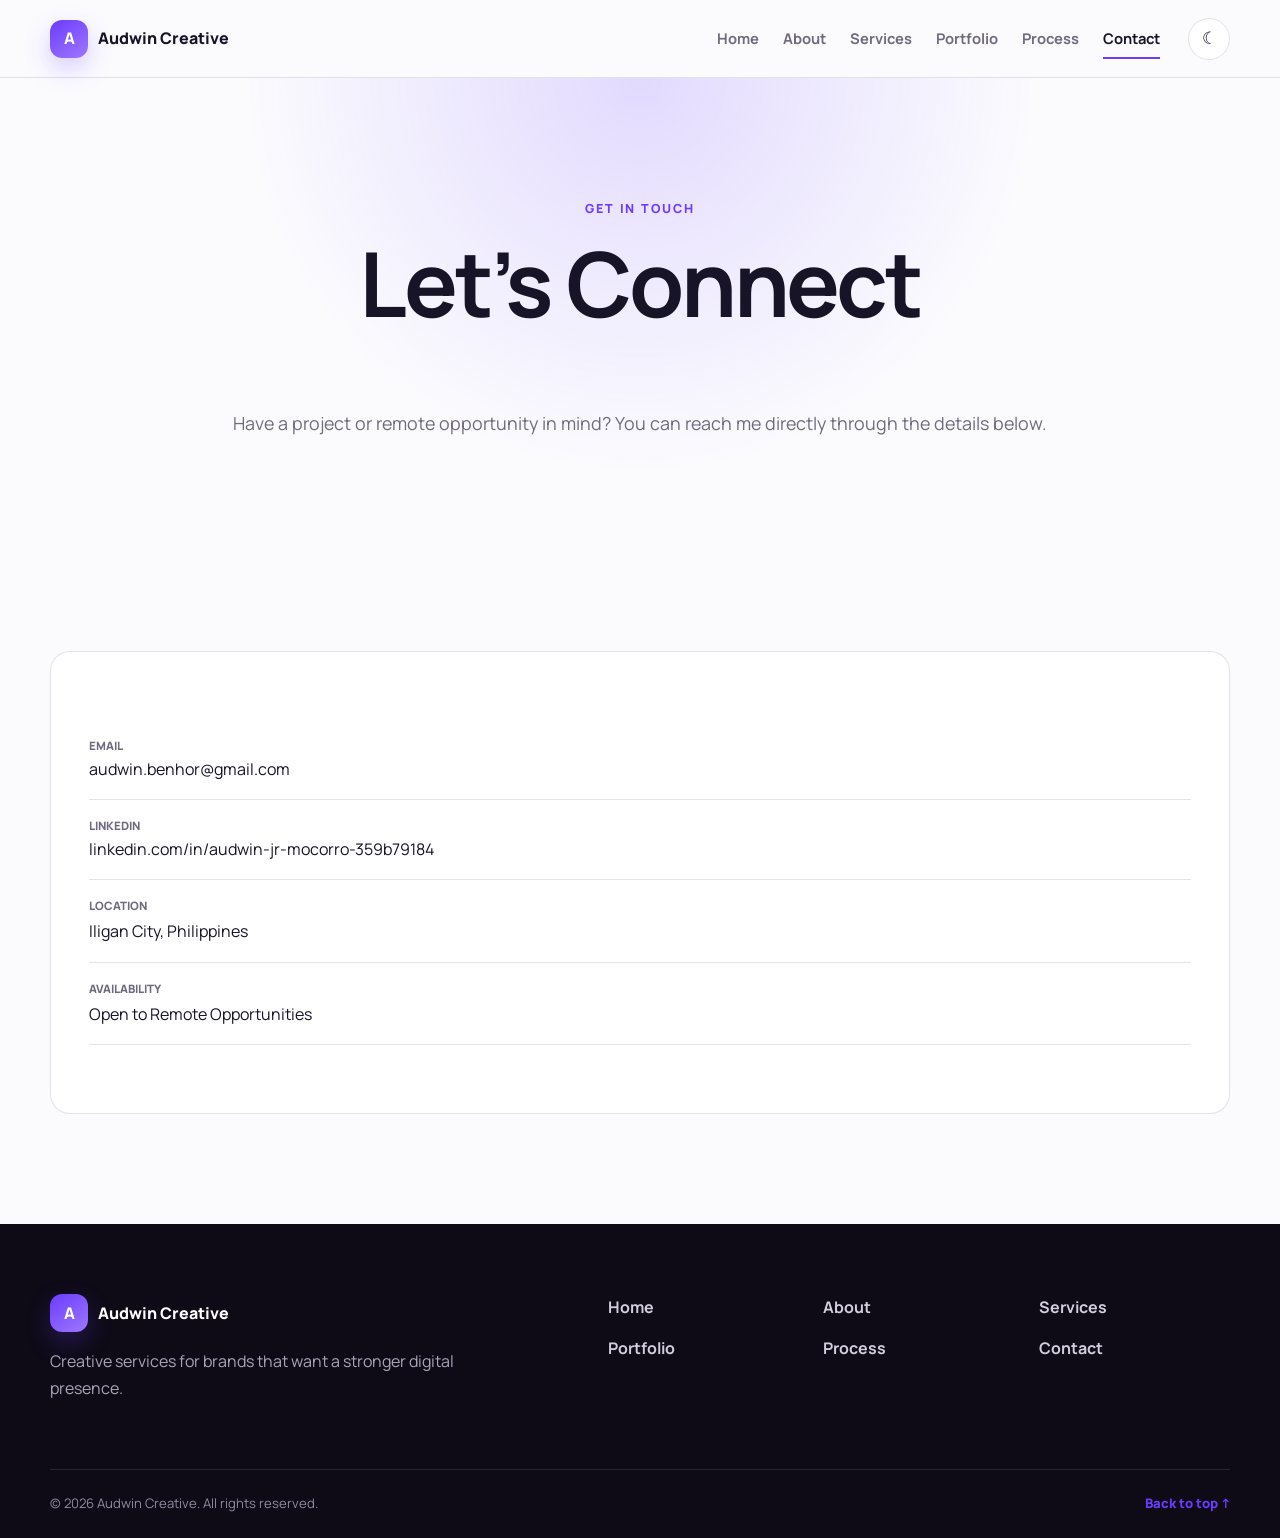
<file: contact.html>
<!DOCTYPE html>
<html lang="en">
<head>
  <meta charset="UTF-8">
  <meta name="viewport" content="width=device-width, initial-scale=1.0">
  <meta name="description" content="Contact Audwin Creative for web development, UI/UX design, graphic design, social media, or video editing services.">
  <title>Contact | Audwin Creative</title>
  <link rel="preconnect" href="https://fonts.googleapis.com">
  <link rel="preconnect" href="https://fonts.gstatic.com" crossorigin>
  <link href="https://fonts.googleapis.com/css2?family=Manrope:wght@400;500;600;700;800&family=Playfair+Display:wght@600;700&display=swap" rel="stylesheet">
  <link rel="stylesheet" href="style.css">
  <script src="script.js" defer></script>
</head>
<body data-page="contact">
  <div class="scroll-progress" aria-hidden="true"><span></span></div>
  <header class="site-header"><div class="container nav-wrap"><a class="brand" href="index.html"><span class="brand-mark">A</span><span>Audwin Creative</span></a><button class="nav-toggle" type="button" aria-label="Open navigation" aria-expanded="false" aria-controls="site-navigation"><span></span><span></span><span></span></button><nav class="site-nav" id="site-navigation" aria-label="Primary navigation"><a href="index.html" data-nav="home">Home</a><a href="index.html#about">About</a><a href="index.html#services">Services</a><a href="index.html#portfolio">Portfolio</a><a href="process.html" data-nav="process">Process</a><a href="contact.html" data-nav="contact">Contact</a></nav><button class="theme-toggle" type="button" aria-label="Switch color theme"><span class="theme-icon" aria-hidden="true">☾</span></button></div></header>

  <main class="contact-page-main">
    <section class="page-header contact-page-header page-enter">
      <div class="container narrow reveal">
        <p class="eyebrow">Get In Touch</p>
        <h1>Let’s Connect</h1>
        <p>Have a project or remote opportunity in mind? You can reach me directly through the details below.</p>
      </div>
    </section>

    <section class="section contact-info-section">
      <div class="container contact-info-wrap">
        <aside class="card contact-panel contact-panel-large reveal">
          <ul class="contact-list contact-list-large">
            <li>
              <span>Email</span>
              <a href="mailto:audwin.benhor@gmail.com">audwin.benhor@gmail.com</a>
            </li>
            <li>
              <span>LinkedIn</span>
              <a href="https://www.linkedin.com/in/audwin-jr-mocorro-359b79184/" target="_blank" rel="noopener noreferrer">linkedin.com/in/audwin-jr-mocorro-359b79184</a>
            </li>
            <li>
              <span>Location</span>
              <p>Iligan City, Philippines</p>
            </li>
            <li>
              <span>Availability</span>
              <p>Open to Remote Opportunities</p>
            </li>
          </ul>
        </aside>
      </div>
    </section>
  </main>

  <footer class="site-footer"><div class="container footer-grid"><div><a class="brand footer-brand" href="index.html"><span class="brand-mark">A</span><span>Audwin Creative</span></a><p>Creative services for brands that want a stronger digital presence.</p></div><nav class="footer-links" aria-label="Footer navigation"><a href="index.html">Home</a><a href="index.html#about">About</a><a href="index.html#services">Services</a><a href="index.html#portfolio">Portfolio</a><a href="process.html">Process</a><a href="contact.html">Contact</a></nav></div><div class="container footer-bottom"><span>© <span data-current-year></span> Audwin Creative. All rights reserved.</span><a href="#top" class="text-link">Back to top ↑</a></div></footer>
  <button class="scroll-top" type="button" aria-label="Scroll to top">↑</button>
</body>
</html>
</file>
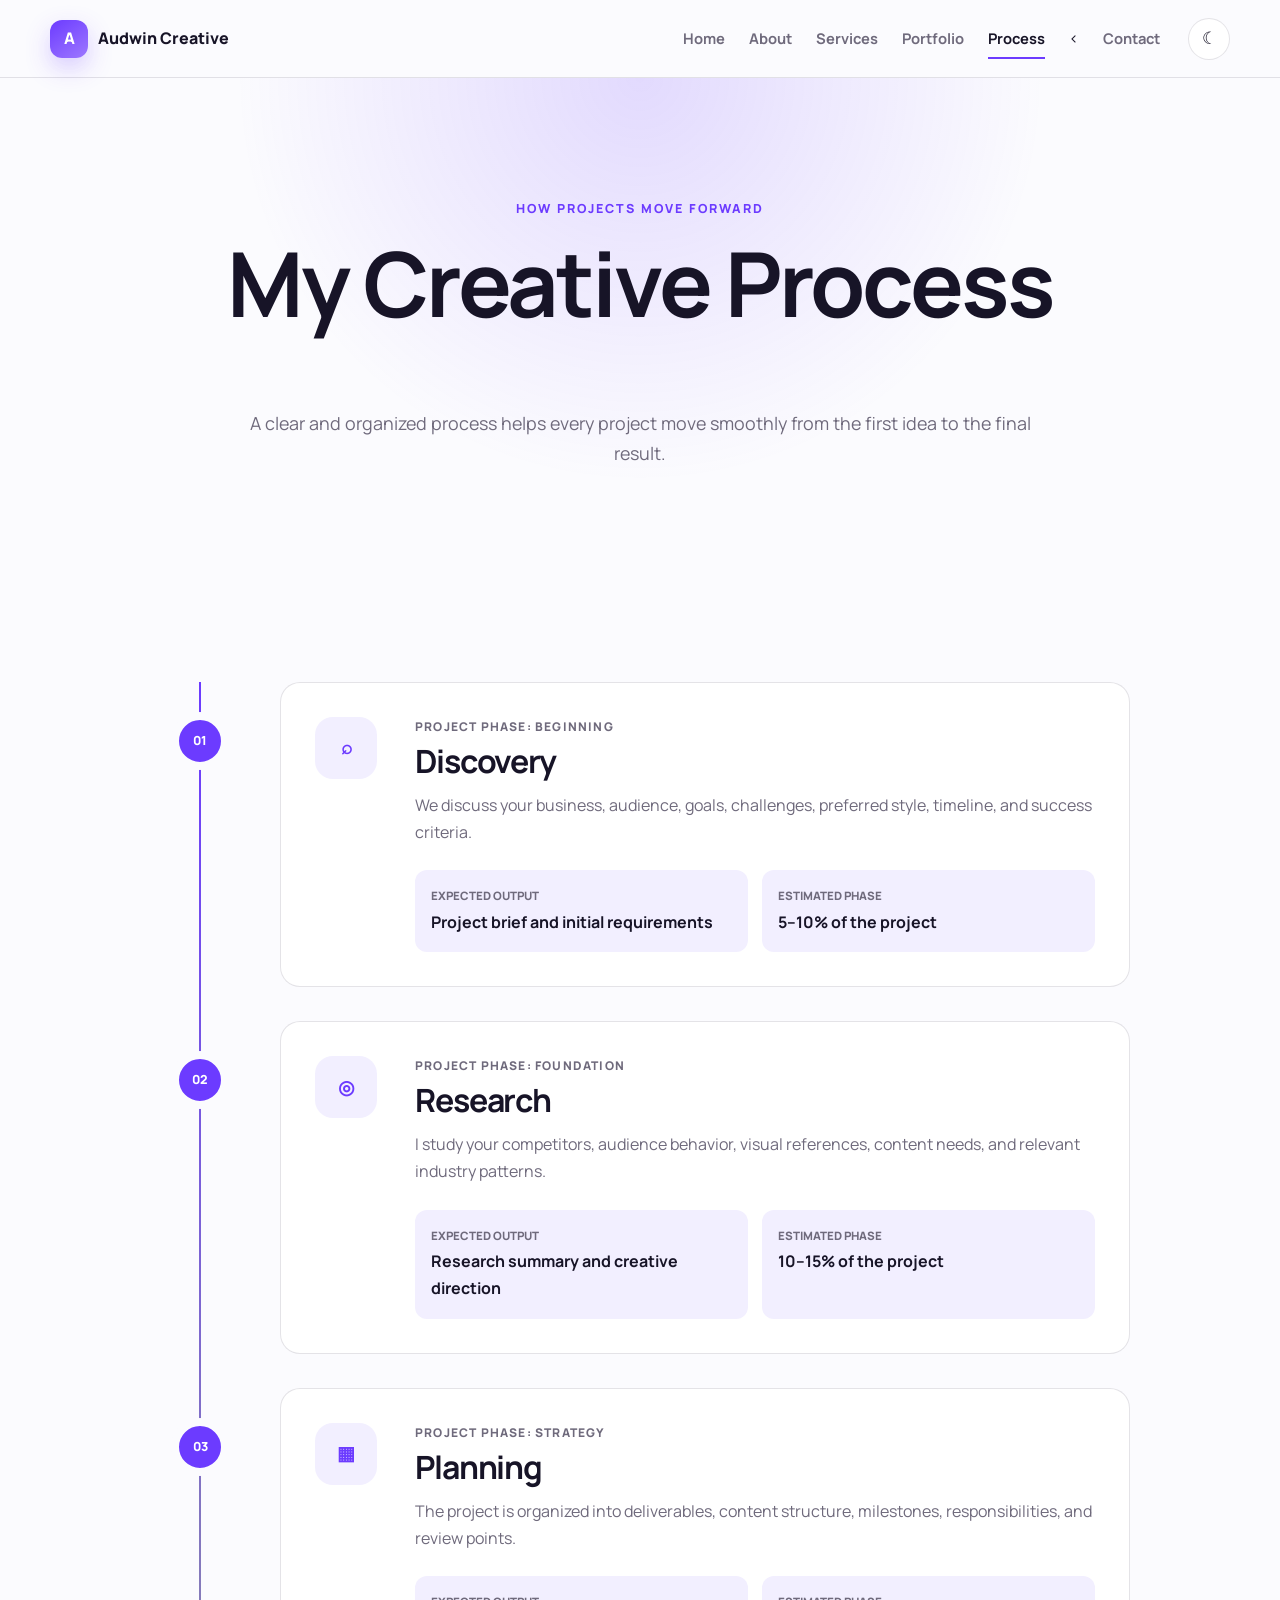
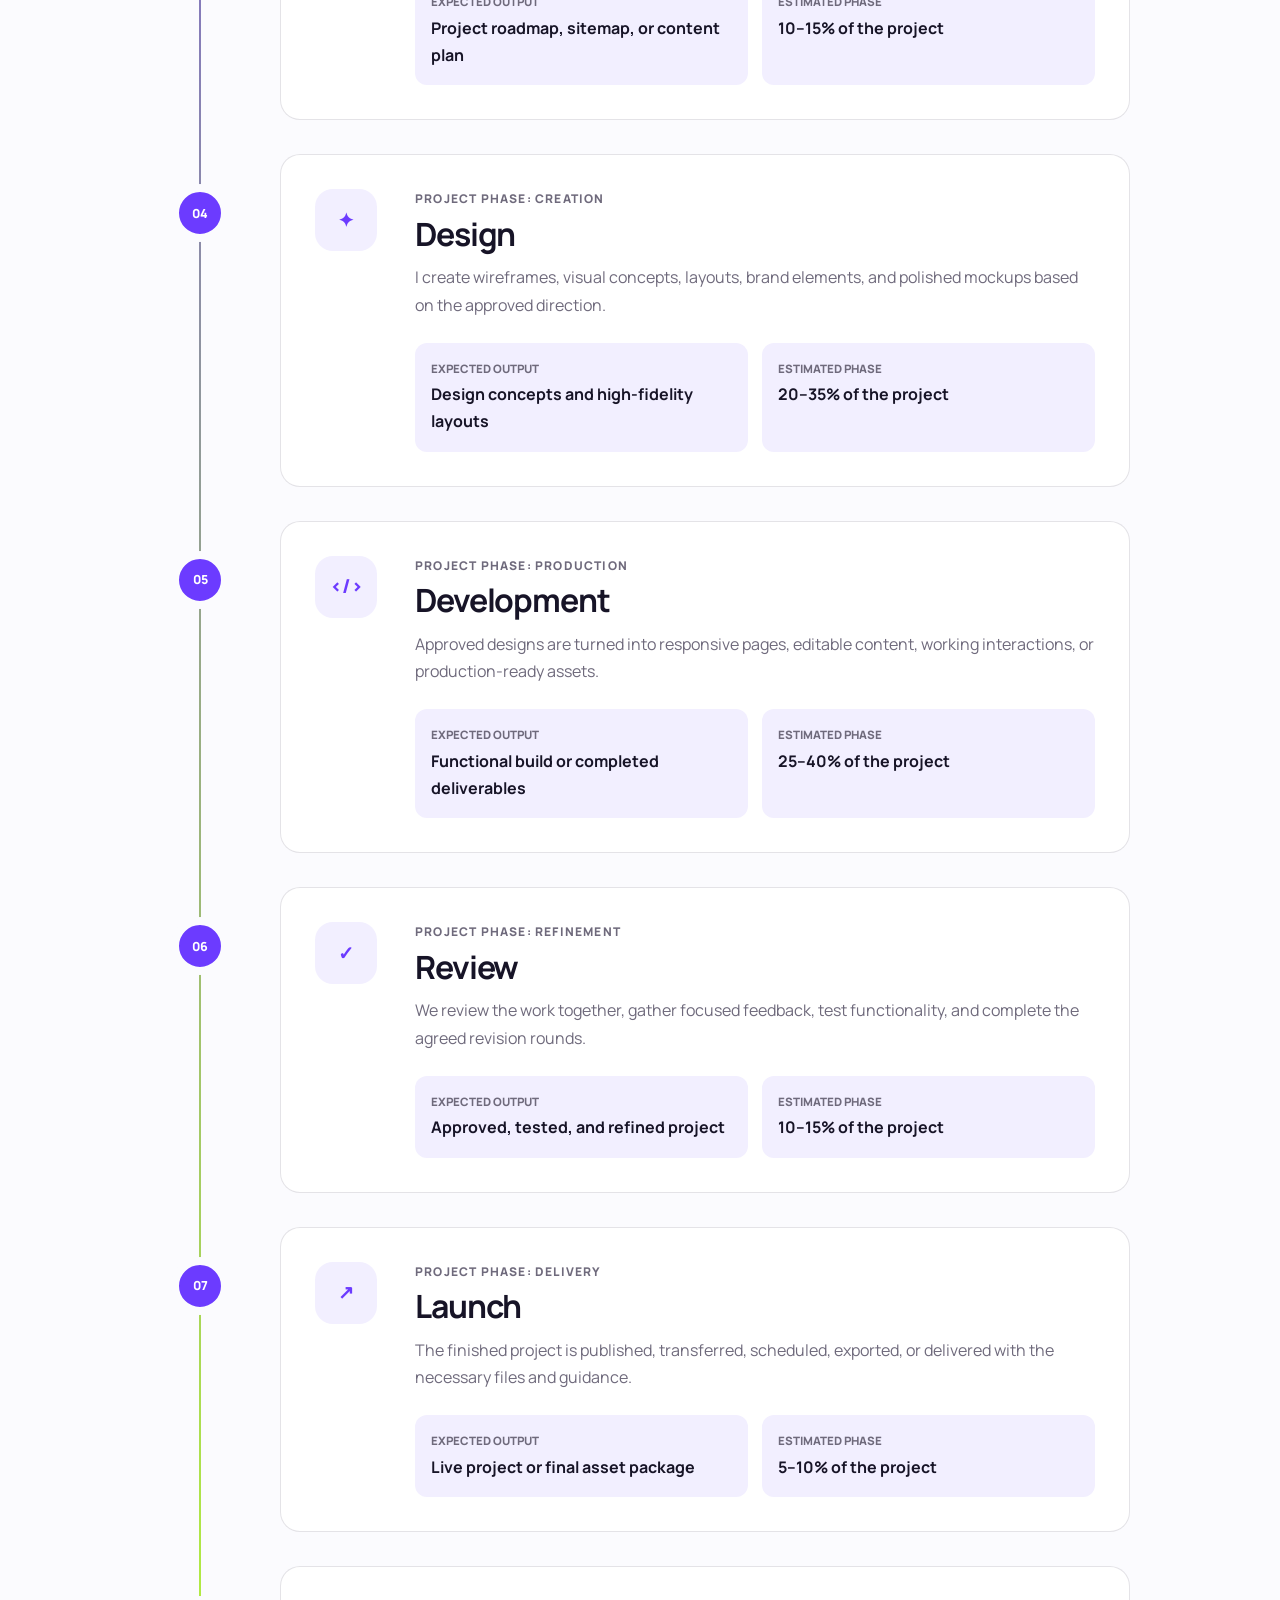
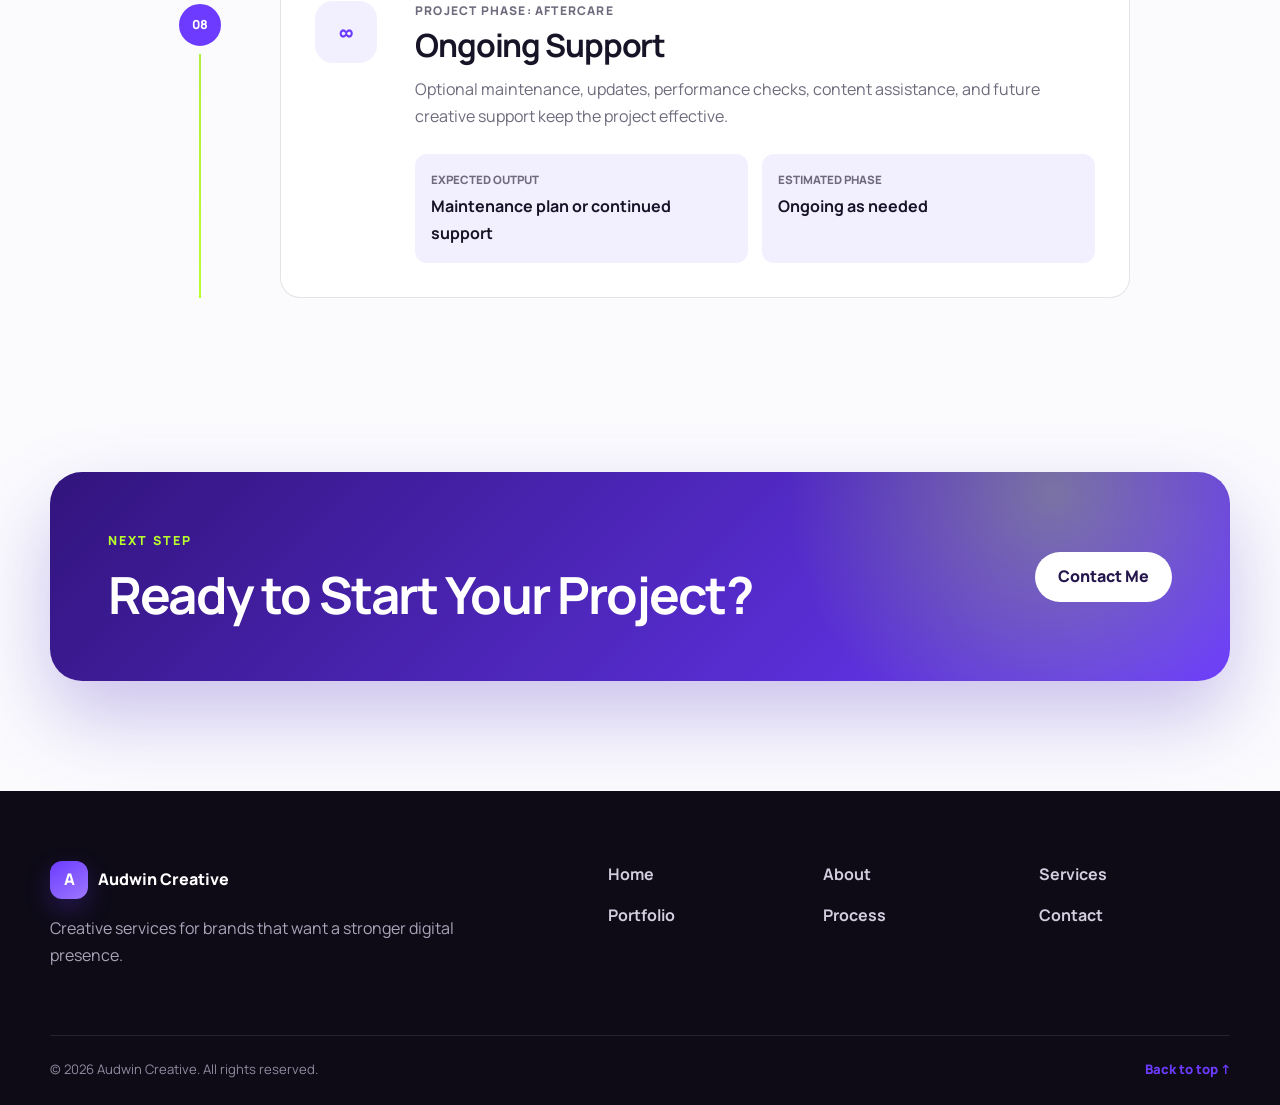
<file: process.html>
<!DOCTYPE html>

<html lang="en">
<head>
<meta charset="utf-8"/>
<meta content="width=device-width, initial-scale=1.0" name="viewport"/>
<meta content="See Audwin Mocorro’s structured process for web development, UI/UX design, graphic design, social media and video editing projects." name="description"/>
<title>Creative Process | Audwin Mocorro Portfolio</title>
<link href="https://fonts.googleapis.com" rel="preconnect"/>
<link crossorigin="" href="https://fonts.gstatic.com" rel="preconnect"/>
<link href="https://fonts.googleapis.com/css2?family=Manrope:wght@400;500;600;700;800&amp;family=Playfair+Display:wght@600;700&amp;display=swap" rel="stylesheet"/>
<link href="style.css" rel="stylesheet"/>
<script defer="" src="script.js"></script>
<meta content="index, follow, max-image-preview:large, max-snippet:-1, max-video-preview:-1" name="robots"/><link href="https://audwinportfolio.online/process.html" rel="canonical"/><meta content="website" property="og:type"/><meta content="Audwin Mocorro Portfolio" property="og:site_name"/><meta content="Creative Process | Audwin Mocorro Portfolio" property="og:title"/><meta content="See Audwin Mocorro’s structured process for web development, UI/UX design, graphic design, social media and video editing projects." property="og:description"/><meta content="https://audwinportfolio.online/process.html" property="og:url"/><meta content="summary_large_image" name="twitter:card"/><meta content="Creative Process | Audwin Mocorro Portfolio" name="twitter:title"/><meta content="See Audwin Mocorro’s structured process for web development, UI/UX design, graphic design, social media and video editing projects." name="twitter:description"/><script type="application/ld+json">{"@context": "https://schema.org", "@type": "WebPage", "name": "Creative Process | Audwin Mocorro Portfolio", "description": "See Audwin Mocorro’s structured process for web development, UI/UX design, graphic design, social media and video editing projects.", "url": "https://audwinportfolio.online/process.html", "isPartOf": {"@type": "WebSite", "url": "https://audwinportfolio.online/", "name": "Audwin Mocorro Portfolio"}}</script></head>
<body data-page="process">
<div aria-hidden="true" class="scroll-progress"><span></span></div>
<header class="site-header"><div class="container nav-wrap"><a class="brand" href="index.html"><span class="brand-mark">A</span><span>Audwin Creative</span></a><button aria-controls="site-navigation" aria-expanded="false" aria-label="Open navigation" class="nav-toggle" type="button"><span></span><span></span><span></span></button><nav aria-label="Primary navigation" class="site-nav" id="site-navigation"><a data-nav="home" href="index.html">Home</a><a href="index.html#about">About</a><a href="index.html#services">Services</a><a href="index.html#portfolio">Portfolio</a><a data-nav="process" href="process.html">Process</a><<a data-nav="contact" href="contact.html">Contact</a></nav><button aria-label="Switch color theme" class="theme-toggle" type="button"><span aria-hidden="true" class="theme-icon">☾</span></button></div></header>
<main>
<section class="page-header page-enter"><div class="container narrow reveal"><p class="eyebrow">How Projects Move Forward</p><h1>My Creative Process</h1><p>A clear and organized process helps every project move smoothly from the first idea to the final result.</p></div></section>
<section class="section"><div class="container"><div class="process-timeline">
<article class="timeline-item reveal"><div class="timeline-marker"><span>01</span></div><div class="card timeline-card"><span class="process-icon">⌕</span><div><p class="phase-label">Project Phase: Beginning</p><h2>Discovery</h2><p>We discuss your business, audience, goals, challenges, preferred style, timeline, and success criteria.</p><dl><div><dt>Expected output</dt><dd>Project brief and initial requirements</dd></div><div><dt>Estimated phase</dt><dd>5–10% of the project</dd></div></dl></div></div></article>
<article class="timeline-item reveal"><div class="timeline-marker"><span>02</span></div><div class="card timeline-card"><span class="process-icon">◎</span><div><p class="phase-label">Project Phase: Foundation</p><h2>Research</h2><p>I study your competitors, audience behavior, visual references, content needs, and relevant industry patterns.</p><dl><div><dt>Expected output</dt><dd>Research summary and creative direction</dd></div><div><dt>Estimated phase</dt><dd>10–15% of the project</dd></div></dl></div></div></article>
<article class="timeline-item reveal"><div class="timeline-marker"><span>03</span></div><div class="card timeline-card"><span class="process-icon">▦</span><div><p class="phase-label">Project Phase: Strategy</p><h2>Planning</h2><p>The project is organized into deliverables, content structure, milestones, responsibilities, and review points.</p><dl><div><dt>Expected output</dt><dd>Project roadmap, sitemap, or content plan</dd></div><div><dt>Estimated phase</dt><dd>10–15% of the project</dd></div></dl></div></div></article>
<article class="timeline-item reveal"><div class="timeline-marker"><span>04</span></div><div class="card timeline-card"><span class="process-icon">✦</span><div><p class="phase-label">Project Phase: Creation</p><h2>Design</h2><p>I create wireframes, visual concepts, layouts, brand elements, and polished mockups based on the approved direction.</p><dl><div><dt>Expected output</dt><dd>Design concepts and high-fidelity layouts</dd></div><div><dt>Estimated phase</dt><dd>20–35% of the project</dd></div></dl></div></div></article>
<article class="timeline-item reveal"><div class="timeline-marker"><span>05</span></div><div class="card timeline-card"><span class="process-icon">&lt;/&gt;</span><div><p class="phase-label">Project Phase: Production</p><h2>Development</h2><p>Approved designs are turned into responsive pages, editable content, working interactions, or production-ready assets.</p><dl><div><dt>Expected output</dt><dd>Functional build or completed deliverables</dd></div><div><dt>Estimated phase</dt><dd>25–40% of the project</dd></div></dl></div></div></article>
<article class="timeline-item reveal"><div class="timeline-marker"><span>06</span></div><div class="card timeline-card"><span class="process-icon">✓</span><div><p class="phase-label">Project Phase: Refinement</p><h2>Review</h2><p>We review the work together, gather focused feedback, test functionality, and complete the agreed revision rounds.</p><dl><div><dt>Expected output</dt><dd>Approved, tested, and refined project</dd></div><div><dt>Estimated phase</dt><dd>10–15% of the project</dd></div></dl></div></div></article>
<article class="timeline-item reveal"><div class="timeline-marker"><span>07</span></div><div class="card timeline-card"><span class="process-icon">↗</span><div><p class="phase-label">Project Phase: Delivery</p><h2>Launch</h2><p>The finished project is published, transferred, scheduled, exported, or delivered with the necessary files and guidance.</p><dl><div><dt>Expected output</dt><dd>Live project or final asset package</dd></div><div><dt>Estimated phase</dt><dd>5–10% of the project</dd></div></dl></div></div></article>
<article class="timeline-item reveal"><div class="timeline-marker"><span>08</span></div><div class="card timeline-card"><span class="process-icon">∞</span><div><p class="phase-label">Project Phase: Aftercare</p><h2>Ongoing Support</h2><p>Optional maintenance, updates, performance checks, content assistance, and future creative support keep the project effective.</p><dl><div><dt>Expected output</dt><dd>Maintenance plan or continued support</dd></div><div><dt>Estimated phase</dt><dd>Ongoing as needed</dd></div></dl></div></div></article>
</div></div></section>
<section class="section cta-section"><div class="container cta-box reveal"><div><p class="eyebrow">Next Step</p><h2>Ready to Start Your Project?</h2></div><a class="btn btn-light" href="contact.html">Contact Me</a></div></section>
</main>
<footer class="site-footer"><div class="container footer-grid"><div><a class="brand footer-brand" href="index.html"><span class="brand-mark">A</span><span>Audwin Creative</span></a><p>Creative services for brands that want a stronger digital presence.</p></div><nav aria-label="Footer navigation" class="footer-links"><a href="index.html">Home</a><a href="index.html#about">About</a><a href="index.html#services">Services</a><a href="index.html#portfolio">Portfolio</a><a href="process.html">Process</a><a href="contact.html">Contact</a></nav></div><div class="container footer-bottom"><span>© <span data-current-year=""></span> Audwin Creative. All rights reserved.</span><a class="text-link" href="#top">Back to top ↑</a></div></footer>
<button aria-label="Scroll to top" class="scroll-top" type="button">↑</button>
</body>
</html>
</file>
<file: style.css>
:root {
  --bg: #fbfbfe;
  --surface: #ffffff;
  --surface-alt: #f2efff;
  --text: #171427;
  --muted: #6f6a7c;
  --primary: #6c3bff;
  --primary-dark: #4f22d6;
  --accent: #b9ff2c;
  --border: rgba(35, 28, 58, 0.12);
  --shadow: 0 22px 60px rgba(54, 36, 108, 0.12);
  --radius-sm: 12px;
  --radius: 20px;
  --radius-lg: 32px;
  --container: 1180px;
  --header-height: 78px;
  --transition: 220ms ease;
}

[data-theme="dark"] {
  /* Main colors */
  --bg: #0d0a17;
  --surface: #171222;
  --surface-alt: #211a32;

  /* Text colors */
  --text: #f8f6ff;
  --muted: #b9b2c9;

  /* Brand colors */
  --primary: #8b5cf6;
  --primary-dark: #7c3aed;
  --accent: #b9ff2c;

  /* Borders and shadows */
  --border: rgba(255, 255, 255, 0.12);
  --shadow: 0 24px 70px rgba(0, 0, 0, 0.45);

  color-scheme: dark;
}

* { box-sizing: border-box; }
html { scroll-behavior: smooth; scroll-padding-top: calc(var(--header-height) + 20px); }
body { margin: 0; font-family: "Manrope", sans-serif; color: var(--text); background: var(--bg); line-height: 1.7; transition: background var(--transition), color var(--transition); }
body.nav-open { overflow: hidden; }
img, video { display: block; max-width: 100%; }
a { color: inherit; text-decoration: none; }
button, input, select, textarea { font: inherit; }
button { cursor: pointer; }
h1, h2, h3, p { margin-top: 0; }
h1, h2 { letter-spacing: -0.035em; line-height: 1.12; }
h1 { font-size: clamp(3rem, 7vw, 6rem); }
h2 { font-size: clamp(2rem, 4vw, 3.7rem); }
h3 { line-height: 1.3; }

.visit-website-btn{
  display:inline-block;
  margin-top:15px;
  padding:12px 20px;
  background:#6c3bff;
  color:#fff;
  text-decoration:none;
  border-radius:8px;
  font-weight:600;
  transition:.3s;
}

.visit-website-btn:hover{
  background:#5a2fe0;
  transform:translateY(-2px);
}

.container { width: min(var(--container), calc(100% - 40px)); margin-inline: auto; }
.narrow { max-width: 830px; }
.section { padding: 110px 0; }
.section-muted { background: var(--surface-alt); }
.card { background: var(--surface); border: 1px solid var(--border); border-radius: var(--radius); box-shadow: var(--shadow); }
.eyebrow { margin-bottom: 14px; color: var(--primary); font-size: .78rem; font-weight: 800; letter-spacing: .16em; text-transform: uppercase; }
.section-heading { max-width: 760px; margin-bottom: 52px; }
.section-heading.centered { margin-inline: auto; text-align: center; }
.section-heading p:last-child { color: var(--muted); font-size: 1.05rem; }
.button-row { display: flex; gap: 14px; flex-wrap: wrap; margin-top: 32px; }
.btn { display: inline-flex; align-items: center; justify-content: center; min-height: 50px; padding: 0 22px; border: 1px solid transparent; border-radius: 999px; font-weight: 800; transition: transform var(--transition), background var(--transition), border var(--transition); }
.btn:hover { transform: translateY(-2px); }
.btn-primary { color: #fff; background: var(--primary); }
.btn-primary:hover { background: var(--primary-dark); }
.btn-secondary { background: var(--surface); border-color: var(--border); }
.btn-secondary:hover { border-color: var(--primary); }
.btn-light { color: #24164d; background: #fff; }
.text-link { color: var(--primary); font-weight: 800; }

.scroll-progress { position: fixed; inset: 0 0 auto; z-index: 1000; height: 3px; background: transparent; }
.scroll-progress span { display: block; width: 0; height: 100%; background: linear-gradient(90deg, var(--primary), var(--accent)); }
.site-header { position: sticky; top: 0; z-index: 900; height: var(--header-height); background: color-mix(in srgb, var(--bg) 87%, transparent); border-bottom: 1px solid var(--border); backdrop-filter: blur(18px); }
.nav-wrap { display: flex; align-items: center; height: 100%; gap: 28px; }
.brand { display: inline-flex; align-items: center; gap: 10px; font-weight: 800; white-space: nowrap; }
.brand-mark { display: grid; place-items: center; width: 38px; aspect-ratio: 1; color: #fff; background: linear-gradient(145deg, var(--primary), #9d78ff); border-radius: 12px; box-shadow: 0 10px 24px rgba(108, 59, 255, .25); }
.site-nav { display: flex; align-items: center; gap: 24px; margin-left: auto; }
.site-nav a { position: relative; color: var(--muted); font-size: .92rem; font-weight: 700; }
.site-nav a::after { content: ""; position: absolute; left: 0; right: 100%; bottom: -8px; height: 2px; background: var(--primary); transition: right var(--transition); }
.site-nav a:hover, .site-nav a.active { color: var(--text); }
.site-nav a:hover::after, .site-nav a.active::after { right: 0; }
.theme-toggle, .nav-toggle { display: grid; place-items: center; border: 1px solid var(--border); background: var(--surface); color: var(--text); }
.theme-toggle { width: 42px; height: 42px; border-radius: 50%; font-size: 1.05rem; }
.nav-toggle { display: none; width: 44px; height: 44px; margin-left: auto; border-radius: 12px; }
.nav-toggle span { width: 20px; height: 2px; margin: 2px 0; background: currentColor; transition: transform var(--transition), opacity var(--transition); }

.hero { min-height: calc(100vh - var(--header-height)); display: grid; align-items: center; overflow: hidden; }
.hero-grid { display: grid; grid-template-columns: 1.05fr .95fr; gap: 80px; align-items: center; }
.hero .hero-title { font-size: clamp(2.35rem, 5vw, 4.6rem); }
.hero .hero-title span { color: var(--primary); }
.hero-text { max-width: 680px; color: var(--muted); font-size: 1.12rem; }
.hero-stats { display: grid; grid-template-columns: repeat(3, 1fr); gap: 18px; margin-top: 44px; }
.hero-stats div { padding-top: 18px; border-top: 1px solid var(--border); }
.hero-stats strong, .hero-stats span { display: block; }
.hero-stats strong { font-size: 1.7rem; }
.hero-stats span { color: var(--muted); font-size: .82rem; }
.workspace-card { position: relative; padding: 15px; background: var(--surface); border: 1px solid var(--border); border-radius: var(--radius-lg); box-shadow: 0 40px 90px rgba(64, 37, 155, .22); transform: rotate(2deg); }
.workspace-top { display: flex; gap: 7px; padding: 4px 4px 14px; }
.workspace-top span { width: 9px; aspect-ratio: 1; border-radius: 50%; background: #d7d2e2; }
.workspace-screen { height: 520px; overflow: hidden; border-radius: 22px; background: #251750; }
.workspace-screen img { width: 100%; height: 100%; object-fit: cover; }
.floating-badge { position: absolute; padding: 10px 14px; color: #fff; background: #211641; border: 1px solid rgba(255,255,255,.15); border-radius: 999px; font-size: .78rem; font-weight: 800; box-shadow: var(--shadow); }
.badge-one { top: 17%; left: -38px; }.badge-two { top: 46%; right: -30px; }.badge-three { bottom: 12%; left: -22px; color: #251844; background: var(--accent); }

.split-layout { display: grid; grid-template-columns: .85fr 1.15fr; gap: 100px; align-items: start; }
.about-copy p { color: var(--muted); font-size: 1.08rem; }
.service-grid { display: grid; grid-template-columns: repeat(5, 1fr); gap: 18px; }
.service-card { padding: 28px; box-shadow: none; transition: transform var(--transition), box-shadow var(--transition); }
.service-card:hover { transform: translateY(-7px); box-shadow: var(--shadow); }
.service-icon { display: grid; place-items: center; width: 48px; height: 48px; margin-bottom: 48px; color: var(--primary); background: var(--surface-alt); border-radius: 14px; font-weight: 800; }
.service-card p { color: var(--muted); font-size: .9rem; }
.service-card a { color: var(--primary); font-size: .86rem; font-weight: 800; }

.portfolio-section { padding: 85px 0; border-bottom: 1px solid var(--border); }
.portfolio-section:last-child { border-bottom: 0; }
.portfolio-heading { display: flex; align-items: end; justify-content: space-between; gap: 30px; margin-bottom: 30px; }
.portfolio-heading p { max-width: 520px; color: var(--muted); }
.project-grid { display: grid; grid-template-columns: repeat(3, 1fr); gap: 24px; }
.project-card { overflow: hidden; box-shadow: none; }
.project-card[hidden] { display: none; }
.project-media { position: relative; aspect-ratio: 4/3; overflow: hidden; background: #e8e4f5; }
.project-media img, .project-media video { width: 100%; height: 100%; object-fit: cover; transition: transform .5s ease; }
.project-card:hover .project-media img { transform: scale(1.045); }
.play-overlay { position: absolute; inset: 0; display: grid; place-items: center; color: #fff; background: linear-gradient(transparent, rgba(0,0,0,.25)); font-size: 3rem; pointer-events: none; }
.video-fallback { position: absolute; inset: auto 12px 12px; padding: 8px 10px; color: #fff; background: rgba(20,14,39,.82); border-radius: 8px; font-size: .72rem; }
.project-copy { display: flex; justify-content: space-between; gap: 20px; align-items: end; padding: 22px; }
.project-copy h3 { margin-bottom: 5px; }
.project-copy p { margin-bottom: 0; color: var(--muted); font-size: .83rem; }
.project-open { flex: 0 0 auto; width: 42px; height: 42px; border: 1px solid var(--border); border-radius: 50%; color: var(--text); background: var(--surface); }
.view-more-wrap { margin-top: 34px; text-align: center; }

.skills-grid { display: flex; flex-wrap: wrap; justify-content: center; gap: 12px; }
.skills-grid span { padding: 11px 16px; background: var(--surface); border: 1px solid var(--border); border-radius: 999px; font-weight: 700; box-shadow: 0 8px 30px rgba(35,28,58,.05); }
.feature-grid { display: grid; grid-template-columns: repeat(4, 1fr); gap: 22px; }
.feature-card { padding: 30px; box-shadow: none; }
.feature-card > span { color: var(--primary); font-weight: 800; }
.feature-card p { margin-bottom: 0; color: var(--muted); }
.preview-grid { display: grid; grid-template-columns: repeat(3, 1fr); gap: 22px; }
.preview-card { padding: 34px; box-shadow: none; }
.preview-card h3 { min-height: 82px; font-size: 1.4rem; }
.cta-section { padding-top: 30px; }
.cta-box { display: flex; align-items: center; justify-content: space-between; gap: 30px; padding: 58px; color: #fff; background: radial-gradient(circle at 85% 10%, rgba(185,255,44,.32), transparent 26%), linear-gradient(135deg, #32147d, #6c3bff); border-radius: var(--radius-lg); box-shadow: 0 35px 80px rgba(77,42,188,.28); }
.cta-box .eyebrow { color: var(--accent); }.cta-box h2 { max-width: 780px; margin-bottom: 0; }

.page-header { padding: 120px 0 85px; text-align: center; background: radial-gradient(circle at 50% 0, rgba(108,59,255,.17), transparent 50%); }
.page-header p:last-child { color: var(--muted); font-size: 1.12rem; }
.process-timeline { position: relative; max-width: 980px; margin: 0 auto; }
.process-timeline::before { content: ""; position: absolute; top: 0; bottom: 0; left: 49px; width: 2px; background: linear-gradient(var(--primary), var(--accent)); }
.timeline-item { position: relative; display: grid; grid-template-columns: 100px 1fr; gap: 30px; margin-bottom: 34px; }
.timeline-marker { position: relative; z-index: 1; display: grid; place-items: start center; padding-top: 30px; }
.timeline-marker span { display: grid; place-items: center; width: 58px; height: 58px; color: #fff; background: var(--primary); border: 8px solid var(--bg); border-radius: 50%; font-size: .78rem; font-weight: 800; }
.timeline-card { display: grid; grid-template-columns: 76px 1fr; gap: 24px; padding: 34px; box-shadow: none; }
.process-icon { display: grid; place-items: center; width: 62px; height: 62px; color: var(--primary); background: var(--surface-alt); border-radius: 18px; font-size: 1.2rem; font-weight: 800; }
.phase-label { margin-bottom: 7px; color: var(--primary); font-size: .75rem; font-weight: 800; text-transform: uppercase; letter-spacing: .1em; }
.timeline-card h2 { margin-bottom: 12px; font-size: 2rem; }.timeline-card p { color: var(--muted); }
.timeline-card dl { display: grid; grid-template-columns: 1fr 1fr; gap: 14px; margin: 24px 0 0; }
.timeline-card dl div { padding: 16px; background: var(--surface-alt); border-radius: var(--radius-sm); }
.timeline-card dt { color: var(--muted); font-size: .72rem; font-weight: 800; text-transform: uppercase; }.timeline-card dd { margin: 3px 0 0; font-weight: 700; }

.filter-bar { display: flex; flex-wrap: wrap; justify-content: center; gap: 10px; margin-bottom: 38px; }
.filter-btn { padding: 10px 16px; color: var(--muted); background: var(--surface); border: 1px solid var(--border); border-radius: 999px; font-size: .82rem; font-weight: 800; }
.filter-btn.active, .filter-btn:hover { color: #fff; background: var(--primary); border-color: var(--primary); }
.testimonial-grid { display: grid; grid-template-columns: repeat(2, 1fr); gap: 24px; }
.testimonial-card { padding: 30px; box-shadow: none; transition: opacity var(--transition), transform var(--transition); }
.testimonial-card[hidden] { display: none; }
.testimonial-head { display: flex; align-items: center; gap: 16px; }
.testimonial-head img { width: 62px; height: 62px; object-fit: cover; border-radius: 50%; }
.testimonial-head h2 { margin-bottom: 2px; font-size: 1.15rem; }.testimonial-head p, .testimonial-head span { margin: 0; color: var(--muted); font-size: .78rem; }
.rating { margin: 24px 0 14px; color: #f5b800; letter-spacing: .12em; }
.testimonial-card blockquote { margin: 0; font-family: "Playfair Display", serif; font-size: 1.2rem; line-height: 1.65; }
.testimonial-meta { display: flex; justify-content: space-between; gap: 10px; margin-top: 24px; padding-top: 18px; border-top: 1px solid var(--border); color: var(--muted); font-size: .75rem; font-weight: 800; text-transform: uppercase; }

.contact-layout { display: grid; grid-template-columns: 1.35fr .65fr; gap: 28px; align-items: start; }
.contact-form-card, .contact-panel { padding: 38px; box-shadow: none; }
.form-grid { display: grid; grid-template-columns: repeat(2, 1fr); gap: 22px; }
.form-full { grid-column: 1/-1; }
.form-group label { display: block; margin-bottom: 8px; font-size: .86rem; font-weight: 800; }
.form-group label span { color: #d33c4e; }
.form-group input, .form-group select, .form-group textarea { width: 100%; padding: 13px 14px; color: var(--text); background: var(--bg); border: 1px solid var(--border); border-radius: 10px; outline: none; transition: border var(--transition), box-shadow var(--transition); }
.form-group textarea { resize: vertical; }
.form-group input:focus, .form-group select:focus, .form-group textarea:focus { border-color: var(--primary); box-shadow: 0 0 0 4px rgba(108,59,255,.12); }
.form-group .invalid { border-color: #d33c4e; }
.error-message { display: block; min-height: 18px; margin-top: 4px; color: #d33c4e; font-size: .74rem; }
.field-help { display: block; margin-top: 4px; color: var(--muted); font-size: .72rem; }
.form-status { display: none; margin-bottom: 22px; padding: 14px 16px; border-radius: 10px; font-size: .88rem; }
.form-status.success { display: block; color: #14532d; background: #dcfce7; border: 1px solid #86efac; }
.form-status.error { display: block; color: #7f1d1d; background: #fee2e2; border: 1px solid #fca5a5; }
.submit-btn { min-width: 210px; margin-top: 26px; border: 0; }
.loading-label { display: none; align-items: center; gap: 8px; }.is-loading .submit-label { display: none; }.is-loading .loading-label { display: inline-flex; }
.spinner { width: 16px; height: 16px; border: 2px solid rgba(255,255,255,.45); border-top-color: #fff; border-radius: 50%; animation: spin .7s linear infinite; }
.contact-panel { position: sticky; top: calc(var(--header-height) + 24px); }
.contact-panel h2 { font-size: 2.15rem; }.contact-panel > p { color: var(--muted); }
.contact-list { margin: 30px 0; padding: 0; list-style: none; }
.contact-list li { padding: 16px 0; border-bottom: 1px solid var(--border); }
.contact-list span { display: block; color: var(--muted); font-size: .72rem; font-weight: 800; text-transform: uppercase; }.contact-list p { margin: 3px 0 0; }
.social-links { display: flex; flex-wrap: wrap; gap: 9px; }.social-links a { padding: 8px 11px; background: var(--surface-alt); border-radius: 8px; font-size: .75rem; font-weight: 800; }

.site-footer { padding: 70px 0 24px; background: #0e0b17; color: #fff; }
.footer-grid { display: grid; grid-template-columns: 1fr 1.3fr; gap: 80px; align-items: start; }
.footer-brand { margin-bottom: 16px; }.footer-grid p { max-width: 420px; color: #aaa4b8; }
.footer-links { display: grid; grid-template-columns: repeat(3, 1fr); gap: 14px 24px; }.footer-links a { color: #d3cede; font-weight: 700; }
.footer-bottom { display: flex; justify-content: space-between; gap: 20px; margin-top: 50px; padding-top: 22px; color: #918a9f; border-top: 1px solid rgba(255,255,255,.1); font-size: .82rem; }
.scroll-top { position: fixed; right: 22px; bottom: 22px; z-index: 800; width: 46px; height: 46px; color: #fff; background: var(--primary); border: 0; border-radius: 50%; opacity: 0; visibility: hidden; transform: translateY(10px); transition: all var(--transition); box-shadow: var(--shadow); }.scroll-top.visible { opacity: 1; visibility: visible; transform: translateY(0); }

.modal { position: fixed; inset: 0; z-index: 1100; display: none; place-items: center; padding: 20px; }.modal.open { display: grid; }
.modal-backdrop { position: absolute; inset: 0; background: rgba(8,5,16,.78); backdrop-filter: blur(8px); }
.modal-panel { position: relative; z-index: 1; width: min(900px, 100%); max-height: 90vh; overflow: auto; background: var(--surface); border-radius: var(--radius); box-shadow: 0 40px 100px rgba(0,0,0,.35); }
.modal-close { position: absolute; top: 14px; right: 14px; z-index: 2; width: 42px; height: 42px; color: #fff; background: rgba(16,13,29,.7); border: 0; border-radius: 50%; font-size: 1.5rem; }
#modal-media { background: #1c1531; }.modal-media-image, .modal-media-video { width: 100%; max-height: 520px; object-fit: cover; }.modal-copy { padding: 32px; }.modal-copy h2 { font-size: 2.5rem; }.modal-copy p:last-child { color: var(--muted); }

.reveal { opacity: 0; transform: translateY(26px); transition: opacity .65s ease, transform .65s ease; }.reveal.visible { opacity: 1; transform: none; }
.page-enter { animation: pageEnter .55s ease both; }
@keyframes pageEnter { from { opacity: 0; transform: translateY(14px); } to { opacity: 1; transform: none; } }
@keyframes spin { to { transform: rotate(360deg); } }

@media (max-width: 1050px) {
  .nav-toggle { display: grid; }
  .site-nav { position: fixed; inset: var(--header-height) 0 auto; display: grid; gap: 0; margin: 0; padding: 18px 20px 30px; background: var(--surface); border-bottom: 1px solid var(--border); box-shadow: var(--shadow); transform: translateY(-130%); visibility: hidden; transition: transform .3s ease, visibility .3s ease; }
  .site-nav.open { transform: translateY(0); visibility: visible; }.site-nav a { padding: 14px; }.site-nav a::after { display: none; }
  .nav-open .nav-toggle span:nth-child(1) { transform: translateY(6px) rotate(45deg); }.nav-open .nav-toggle span:nth-child(2) { opacity: 0; }.nav-open .nav-toggle span:nth-child(3) { transform: translateY(-6px) rotate(-45deg); }
  .hero-grid { grid-template-columns: 1fr; }.hero-visual { max-width: 720px; }.workspace-screen { height: 460px; }
  .service-grid { grid-template-columns: repeat(3, 1fr); }.feature-grid { grid-template-columns: repeat(2, 1fr); }.contact-layout { grid-template-columns: 1fr; }.contact-panel { position: static; }
}

@media (max-width: 760px) {
  .container { width: min(100% - 28px, var(--container)); }.section { padding: 78px 0; } h1 { font-size: clamp(2.7rem, 14vw, 4.5rem); }
  .hero { min-height: auto; padding-top: 90px; }.hero-grid { gap: 55px; }.hero-stats { grid-template-columns: 1fr; }.workspace-screen { height: 360px; }.floating-badge { display: none; }
  .split-layout, .footer-grid { grid-template-columns: 1fr; gap: 30px; }.service-grid, .project-grid, .preview-grid, .testimonial-grid { grid-template-columns: 1fr; }.service-icon { margin-bottom: 28px; }
  .portfolio-heading { display: block; }.feature-grid { grid-template-columns: 1fr; }.cta-box { display: block; padding: 38px 28px; }.cta-box .btn { margin-top: 28px; }
  .page-header { padding: 90px 0 60px; }.process-timeline::before { left: 24px; }.timeline-item { grid-template-columns: 50px 1fr; gap: 12px; }.timeline-marker { padding-top: 24px; }.timeline-marker span { width: 48px; height: 48px; border-width: 6px; }.timeline-card { grid-template-columns: 1fr; padding: 24px; }.timeline-card dl { grid-template-columns: 1fr; }
  .form-grid { grid-template-columns: 1fr; }.form-full { grid-column: auto; }.contact-form-card, .contact-panel { padding: 24px; }.footer-links { grid-template-columns: repeat(2, 1fr); }.footer-bottom { flex-direction: column; }
}

@media (prefers-reduced-motion: reduce) {
  *, *::before, *::after { scroll-behavior: auto !important; animation-duration: .01ms !important; animation-iteration-count: 1 !important; transition-duration: .01ms !important; }
  .reveal { opacity: 1; transform: none; }
}

/* Enhanced project gallery modal */
body.modal-open { overflow: hidden; }
.modal-panel { width: min(1040px, 100%); }
.modal-gallery { position: relative; background: #1c1531; overflow: hidden; }
#modal-media { min-height: 360px; display: grid; place-items: center; transition: opacity .18s ease, transform .18s ease; }
#modal-media.is-changing { opacity: .2; transform: scale(.99); }
.modal-media-image, .modal-media-video { display: block; width: 100%; max-height: 620px; object-fit: contain; background: #1c1531; cursor: zoom-in; }
.gallery-arrow, .gallery-zoom { position: absolute; z-index: 3; border: 0; color: #fff; background: rgba(16,13,29,.72); backdrop-filter: blur(6px); box-shadow: 0 8px 24px rgba(0,0,0,.2); }
.gallery-arrow { top: 50%; width: 48px; height: 48px; border-radius: 50%; transform: translateY(-50%); font-size: 2rem; line-height: 1; }
.gallery-prev { left: 16px; }
.gallery-next { right: 16px; }
.gallery-zoom { right: 18px; bottom: 18px; width: 42px; height: 42px; border-radius: 50%; font-size: 1.35rem; }
.gallery-counter { position: absolute; left: 18px; bottom: 18px; z-index: 3; padding: 8px 12px; border-radius: 999px; color: #fff; background: rgba(16,13,29,.72); font-size: .82rem; font-weight: 700; letter-spacing: .08em; }
.modal-thumbnails { display: flex; gap: 10px; padding: 14px 18px; overflow-x: auto; background: #130f22; scrollbar-width: thin; }
.modal-thumbnail { flex: 0 0 82px; width: 82px; height: 58px; padding: 0; overflow: hidden; border: 2px solid transparent; border-radius: 10px; background: #2f2354; opacity: .62; }
.modal-thumbnail.active { border-color: var(--primary); opacity: 1; }
.modal-thumbnail img { width: 100%; height: 100%; object-fit: cover; }
.thumbnail-video { display: grid; place-items: center; width: 100%; height: 100%; color: #fff; }
.gallery-help { margin-top: 18px; font-size: .82rem; color: var(--muted); }
.image-zoom { position: fixed; inset: 0; z-index: 1200; display: none; place-items: center; padding: 28px; }
.image-zoom.open { display: grid; }
.zoom-backdrop { position: absolute; inset: 0; background: rgba(5,3,10,.94); }
.image-zoom img { position: relative; z-index: 1; max-width: min(1500px, 96vw); max-height: 92vh; object-fit: contain; border-radius: 10px; box-shadow: 0 30px 90px rgba(0,0,0,.5); }
.zoom-close { position: fixed; top: 18px; right: 18px; z-index: 2; width: 46px; height: 46px; border: 0; border-radius: 50%; color: #fff; background: rgba(255,255,255,.14); font-size: 1.7rem; }
.gallery-arrow:hover, .gallery-zoom:hover, .zoom-close:hover { background: var(--primary); }

@media (max-width: 640px) {
  .modal { padding: 8px; }
  .modal-panel { max-height: 96vh; border-radius: 18px; }
  #modal-media { min-height: 260px; }
  .modal-media-image, .modal-media-video { max-height: 56vh; }
  .gallery-arrow { width: 42px; height: 42px; }
  .gallery-prev { left: 8px; }
  .gallery-next { right: 8px; }
  .gallery-zoom { right: 10px; bottom: 10px; }
  .gallery-counter { left: 10px; bottom: 10px; }
  .modal-copy { padding: 24px 20px; }
  .modal-copy h2 { font-size: 2rem; }
}

@media (max-width: 700px) {
  .hero .hero-title { font-size: clamp(2.25rem, 12vw, 3.7rem); }
}
</file>
